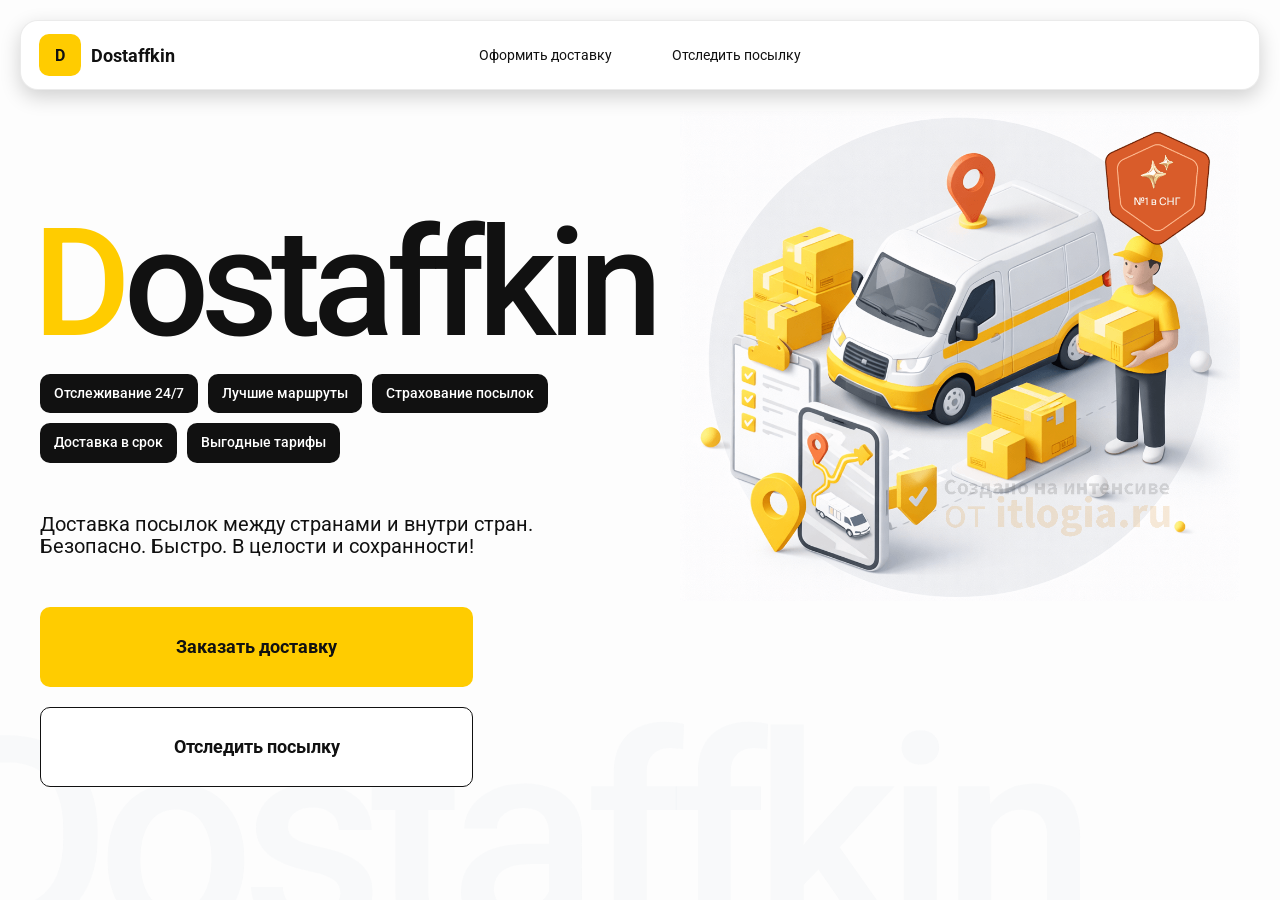
<file: index.html>
<!doctype html>
<html lang="ru">

<head>
    <meta charset="utf-8" />
    <meta name="viewport" content="width=device-width,initial-scale=1,maximum-scale=1,user-scalable=0" />
    <title>Dostaffkin — Доставка посылок между странами и внутри стран. Безопасно. Быстро. В целости и сохранности!
    </title>

    <link href="styles/base.css" rel="stylesheet" />
    <link href="styles/base_adaptive.css" rel="stylesheet" />
    <link href="styles/index.css" rel="stylesheet" />
    <link href="styles/index_adaptive.css" rel="stylesheet" />
</head>

<body>
    <div class="container">
        <header class="header">
            <a class="header-brand" href="#">
                <div class="header-logo">D</div>
                <div class="header-title">Dostaffkin</div>
            </a>
            <nav class="header-menu">
                <a class="header-link" href="./order.html">Оформить <span>доставку</span></a>
                <a class="header-link" href="./track.html">Отследить <span>посылку</span></a>
            </nav>
        </header>
        <main class="main">
            <section class="main-info">
                <div class="main-title">
                    <span>D</span>ostaffkin
                </div>
                <div class="main-features">
                    <div class="main-feature">Отслеживание 24/7</div>
                    <div class="main-feature">Лучшие маршруты</div>
                    <div class="main-feature">Страхование посылок</div>
                    <div class="main-feature">Доставка в срок</div>
                    <div class="main-feature">Выгодные тарифы</div>
                </div>
                <div class="main-description">
                    Доставка посылок между странами и внутри стран.
                    Безопасно. Быстро. В целости и сохранности!
                </div>
                <div class="main-actions">
                    <a class="button" type="button" href="./order.html">Заказать доставку</a>
                    <a class="button button-white" type="button" href="./track.html">Отследить посылку</a>
                </div>
            </section>
            <div class="main-title-ghost">Dostaffkin</div>
            <section class="main-image">
                <img src="images/main-image.png" alt="Main image" />
            </section>
        </main>
    </div>
</body>

</html>
</file>
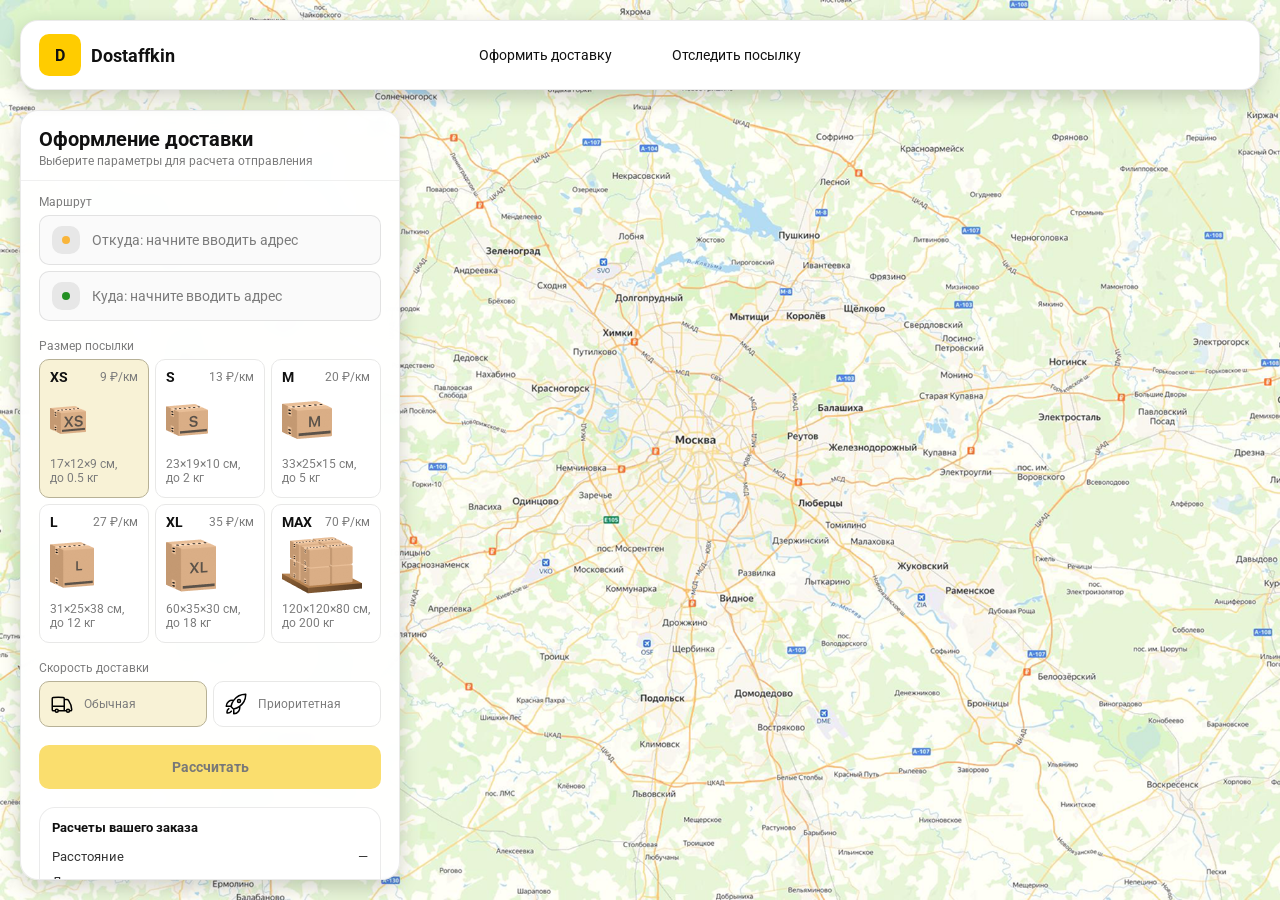
<file: order.html>
<!doctype html>
<html lang="ru">

<head>
    <meta charset="utf-8" />
    <meta name="viewport" content="width=device-width,initial-scale=1,maximum-scale=1,user-scalable=0" />
    <title>Оформление доставки</title>

    <link rel="stylesheet" href="styles/base.css" />
    <link rel="stylesheet" href="styles/base_adaptive.css" />

    <link rel="stylesheet" href="styles/order.css" />
    <link rel="stylesheet" href="styles/order_adaptive.css" />
</head>

<body>
    <div id="map"></div>

    <header class="header">
        <a class="header-brand" href="./index.html">
            <div class="header-logo">D</div>
            <div class="header-title">Dostaffkin</div>
        </a>
        <nav class="header-menu">
            <a class="header-link" href="#">Оформить <span>доставку</span></a>
            <a class="header-link" href="./track.html">Отследить <span>посылку</span></a>
        </nav>
    </header>

    <aside class="main" id="sidebar">
        <div class="main-header">
            <div class="main-title">Оформление доставки</div>
            <div class="main-text">Выберите параметры для расчета отправления</div>
        </div>

        <div class="main-content">
            <div class="main-route">
                <div class="main-block-title">Маршрут</div>
                <div class="main-fields">
                    <div class="main-field" id="fromField">
                        <div class="main-pin"></div>
                        <input id="from" placeholder="Откуда: начните вводить адрес" autocomplete="off" />
                        <div class="main-ac" id="fromAc" role="listbox" aria-label="Подсказки адресов"></div>
                    </div>

                    <div class="main-field" id="toField">
                        <div class="main-pin"></div>
                        <input id="to" placeholder="Куда: начните вводить адрес" autocomplete="off" />
                        <div class="main-ac" id="toAc" role="listbox" aria-label="Подсказки адресов"></div>
                    </div>
                </div>
            </div>
            
            <div class="main-package">
                <div class="main-block-title">Размер посылки</div>

                <div class="main-sizes">
                    <div class="main-size-card is-active" data-value="xs">
                        <div class="main-size-top">
                            <div class="main-size-label">XS</div>
                            <div class="main-size-rate">9 ₽/км</div>
                        </div>
                        <div class="main-size-media">
                            <img src="images/sizes/xs.png" alt="Короб XS" />
                        </div>
                        <div class="main-size-description">17×12×9 см,<br>до 0.5 кг</div>
                    </div>

                    <div class="main-size-card" data-value="s">
                        <div class="main-size-top">
                            <div class="main-size-label">S</div>
                            <div class="main-size-rate">13 ₽/км</div>
                        </div>
                        <div class="main-size-media">
                            <img src="images/sizes/s.png" alt="Короб S" />
                        </div>
                        <div class="main-size-description">23×19×10 см,<br>до 2 кг</div>
                    </div>

                    <div class="main-size-card" data-value="m">
                        <div class="main-size-top">
                            <div class="main-size-label">M</div>
                            <div class="main-size-rate">20 ₽/км</div>
                        </div>
                        <div class="main-size-media">
                            <img src="images/sizes/m.png" alt="Короб M" />
                        </div>
                        <div class="main-size-description">33×25×15 см,<br>до 5 кг</div>
                    </div>

                    <div class="main-size-card" data-value="l">
                        <div class="main-size-top">
                            <div class="main-size-label">L</div>
                            <div class="main-size-rate">27 ₽/км</div>
                        </div>
                        <div class="main-size-media">
                            <img src="images/sizes/l.png" alt="Короб L" />
                        </div>
                        <div class="main-size-description">31×25×38 см,<br>до 12 кг</div>
                    </div>

                    <div class="main-size-card" data-value="xl">
                        <div class="main-size-top">
                            <div class="main-size-label">XL</div>
                            <div class="main-size-rate">35 ₽/км</div>
                        </div>
                        <div class="main-size-media">
                            <img src="images/sizes/xl.png" alt="Короб XL" />
                        </div>
                        <div class="main-size-description">60×35×30 см,<br>до 18 кг</div>
                    </div>

                    <div class="main-size-card" data-value="max">
                        <div class="main-size-top">
                            <div class="main-size-label">MAX</div>
                            <div class="main-size-rate">70 ₽/км</div>
                        </div>
                        <div class="main-size-media main-size-media-palleta">
                            <img src="images/sizes/max.png" alt="Паллета" />
                        </div>
                        <div class="main-size-description">120×120×80 см,<br>до 200 кг</div>
                    </div>
                </div>
            </div>

            <div class="main-speed">
                <div class="main-block-title">Скорость доставки</div>

                <div class="main-speeds">
                    <div class="main-speed-card is-active" data-value="regular">
                        <img class="main-speed-media" src="images/icons/regular.svg" alt="Regular" />
                        <div class="main-speed-description">Обычная</div>
                    </div>
                    <div class="main-speed-card" data-value="fast">
                        <img class="main-speed-media" src="images/icons/fast.svg" alt="Fast" />
                        <div class="main-speed-description">Приоритетная</div>
                    </div>

                </div>
            </div>

            <div class="main-calculate-block">
                <button id="calc" class="button calculate-button" type="button" disabled>Рассчитать</button>
            </div>
            <div class="main-result" id="result">
                <div class="main-result-title">Расчеты вашего заказа</div>
                <div class="main-result-lines">
                    <div class="main-result-line"><span>Расстояние</span><span id="distanceValue">—</span></div>
                    <div class="main-result-line"><span>Доставим через</span><span id="durationValue">—</span></div>
                    <div class="main-result-line"><span>Тариф</span><span id="rateValue">—</span></div>
                </div>
                <div class="main-price">
                    <div class="main-price-label">Итого</div>
                    <div class="main-price-value" id="totalValue">—</div>
                </div>
            </div>
            <div class="main-order-box">
                <div class="main-order-form" id="orderForm">
                    <div class="main-order-title">Оформление доставки</div>
                    <div class="main-block-info-row">
                        <div class="main-block-title">Контакты</div>
                        <div class="order-fields">
                            <div class="main-field">
                                <input id="customerName" placeholder="Ваше имя" autocomplete="off" />
                            </div>
                            <div class="main-field">
                                <input id="customerPhone" placeholder="Ваш телефон" autocomplete="off"
                                    inputmode="tel" />
                            </div>
                        </div>
                    </div>
                    <div class="main-block-info-row extra-info">
                        <div class="main-block-title">Дополнительная информация</div>
                        <div class="main-field textarea">
                            <textarea id="comment" placeholder="Детали доставки и комментарии"></textarea>
                        </div>
                    </div>
                    <button id="submit" class="button main-submit-request" type="button" disabled>Отправить
                        заявку
                    </button>
                </div>

                <div class="main-order-success" id="orderSuccess">
                    <div class="main-success-icon">✓</div>
                    <div class="main-success-title">Заявка отправлена!</div>
                    <div class="main-success-title">Номер отправления – <span id="orderId"></span></div>
                    <div class="main-success-subtitle">Мы скоро свяжемся с вами</div>
                </div>
            </div>
        </div>
    </aside>

</body>

</html>
</file>
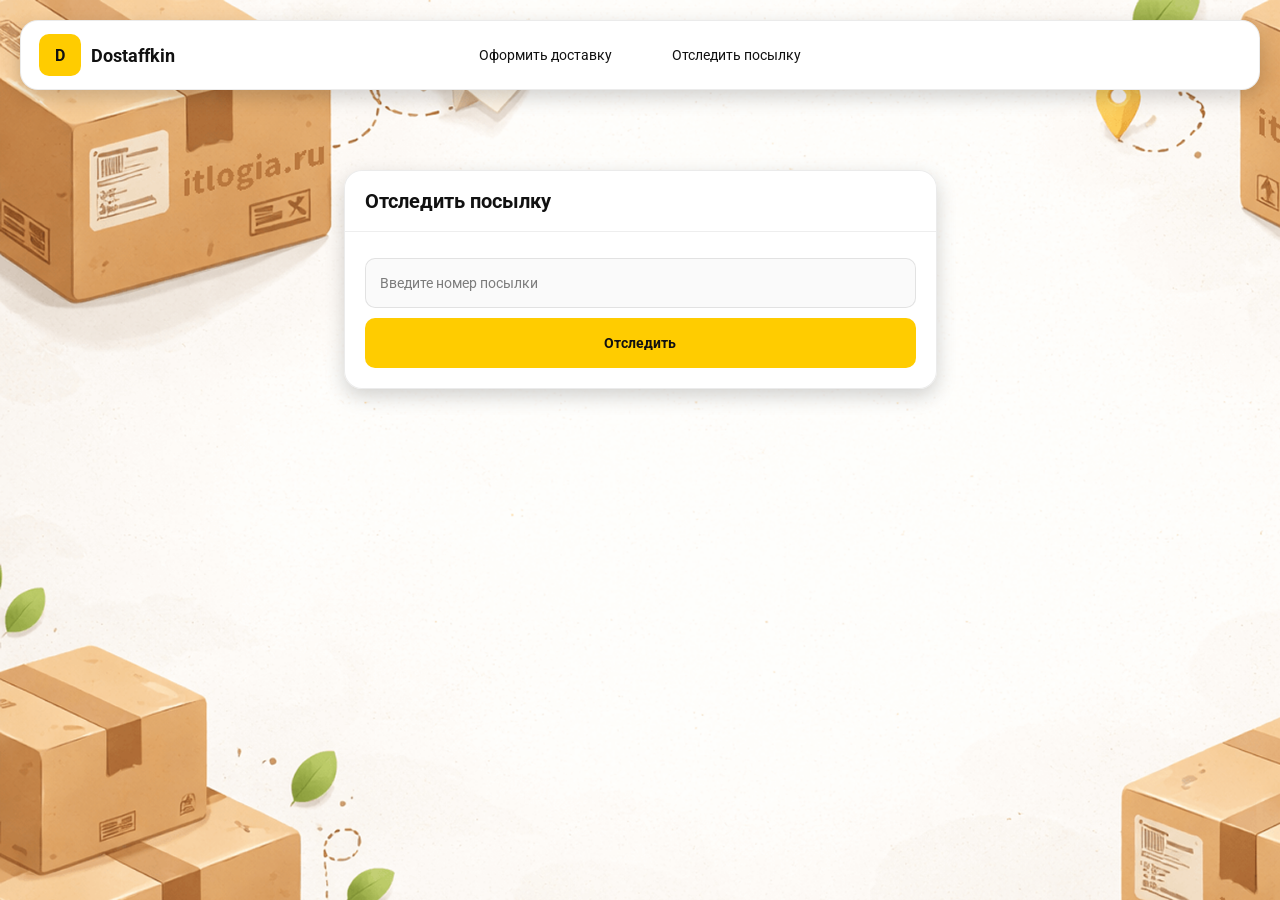
<file: track.html>
<!doctype html>
<html lang="ru">

<head>
    <meta charset="utf-8" />
    <meta name="viewport" content="width=device-width,initial-scale=1,maximum-scale=1,user-scalable=0" />
    <title>Отследить посылку</title>
    <link rel="stylesheet" href="styles/base.css" />
    <link rel="stylesheet" href="styles/base_adaptive.css" />

    <link rel="stylesheet" href="styles/track.css" />
    <link rel="stylesheet" href="styles/track_adaptive.css" />
</head>

<body>
    <div class="container">
        <header class="header">
            <a class="header-brand" href="./index.html">
                <div class="header-logo">D</div>
                <div class="header-title">Dostaffkin</div>
            </a>
            <nav class="header-menu">
                <a class="header-link" href="./order.html">Оформить <span>доставку</span></a>
                <a class="header-link" href="#">Отследить <span>посылку</span></a>
            </nav>
        </header>
        <main class="track-content">
            <section class="track-card track-search">
                <div class="track-title">Отследить посылку</div>
                <div class="track-action">
                    <div class="main-field track-field">
                        <input id="trackNumber" placeholder="Введите номер посылки" autocomplete="off" />
                    </div>
                    <button id="trackButton" class="button track-button" type="button">Отследить</button>
                </div>
            </section>
            <section class="track-card track-result" id="trackResult">
                <div class="track-result-header">
                    <div class="track-id" id="trackIdValue"></div>
                    <div class="track-routes">
                        <div class="track-route">
                            <div class="track-route-pin">
                                <svg xmlns="http://www.w3.org/2000/svg" fill="none" viewBox="0 0 24 24"
                                    stroke-width="1.5" stroke="orange" class="size-6">
                                    <path stroke-linecap="round" stroke-linejoin="round"
                                        d="M15 10.5a3 3 0 1 1-6 0 3 3 0 0 1 6 0Z" />
                                    <path stroke-linecap="round" stroke-linejoin="round"
                                        d="M19.5 10.5c0 7.142-7.5 11.25-7.5 11.25S4.5 17.642 4.5 10.5a7.5 7.5 0 1 1 15 0Z" />
                                </svg>
                            </div>
                            <div class="track-route-address" id="trackFromValue">
                                Откуда: Москва, улица Арбат, 1
                            </div>
                        </div>
                        <div class="track-route track-route-arrow">
                            <svg xmlns="http://www.w3.org/2000/svg" fill="none" viewBox="0 0 24 24" stroke-width="1.5"
                                stroke="currentColor" class="size-6">
                                <path stroke-linecap="round" stroke-linejoin="round"
                                    d="M19.5 13.5 12 21m0 0-7.5-7.5M12 21V3" />
                            </svg>
                        </div>
                        <div class="track-route">
                            <div class="track-route-pin">
                                <svg xmlns="http://www.w3.org/2000/svg" fill="none" viewBox="0 0 24 24"
                                    stroke-width="1.5" stroke="green" class="size-6">
                                    <path stroke-linecap="round" stroke-linejoin="round"
                                        d="M15 10.5a3 3 0 1 1-6 0 3 3 0 0 1 6 0Z" />
                                    <path stroke-linecap="round" stroke-linejoin="round"
                                        d="M19.5 10.5c0 7.142-7.5 11.25-7.5 11.25S4.5 17.642 4.5 10.5a7.5 7.5 0 1 1 15 0Z" />
                                </svg>
                            </div>
                            <div class="track-route-address" id="trackToValue">
                                Куда: Минск, проспект Независимости, 58
                            </div>
                        </div>
                    </div>
                </div>
                <div class="track-info">
                    <div class="track-status-title">Статус данной посылки:</div>
                    <div class="track-status-list" id="trackStatusList">


                        <div class="track-status created">
                            <img src="images/icons/created.svg" class="track-status-icon" alt="Created">
                            <div class="track-status-text">
                                <div class="track-status-text-state">Создан</div>
                                <div class="track-status-text-date">10.01.2026</div>
                            </div>
                        </div>

                        <div class="track-status in-way">
                            <img src="images/icons/in-way.svg" class="track-status-icon" alt="In way">
                            <div class="track-status-text">
                                <div class="track-status-text-state">В пути: Москва</div>
                                <div class="track-status-text-date">18.01.2026</div>
                            </div>
                        </div>

                        <div class="track-status ready">
                            <img src="images/icons/ready.svg" class="track-status-icon" alt="Ready">
                            <div class="track-status-text">
                                <div class="track-status-text-state">Готов к выдаче</div>
                                <div class="track-status-text-date">25.01.2026</div>
                            </div>
                        </div>

                        <div class="track-status done">
                            <img src="images/icons/done.svg" class="track-status-icon" alt="Done">
                            <div class="track-status-text">
                                <div class="track-status-text-state">Вручен</div>
                                <div class="track-status-text-date">27.01.2026</div>
                            </div>
                        </div>

                    </div>
                </div>
            </section>
        </main>
    </div>
</body>

</html>
</file>
<file: styles/base.css>
*, *::before, *::after {
    box-sizing: border-box;
}

@font-face {
    font-family: "Roboto";
    src: url("../fonts/Roboto-Regular.ttf");
    font-weight: normal;
}

@font-face {
    font-family: "Roboto";
    src: url("../fonts/Roboto-Bold.ttf");
    font-weight: bold;
}

@font-face {
    font-family: "Roboto";
    src: url("../fonts/Roboto-Medium.ttf");
    font-weight: 500;
}

html, body {
    margin: 0;
    color: #111111;
    font-family: "Roboto", sans-serif;
}

body {
    background: #FDFDFD;
}

.header {
    border-radius: 18px;
    box-shadow: 0 7px 20px 0 #0000002E;
    backdrop-filter: blur(10px);
    background: #ffffff;
    left: 20px;
    border: 1px solid rgba(0, 0, 0, 0.08);
    position: fixed;
    right: 20px;
    top: 20px;
    padding: 14px 18px;
    height: 70px;
    display: flex;
    align-items: center;
    z-index: 6;
}

.header-brand {
    display: flex;
    align-items: center;
    text-decoration: none;
    gap: 10px;
}

.header-logo {
    width: 42px;
    height: 42px;
    border-radius: 10px;
    background: #FFCC00;
    display: grid;
    place-items: center;
    font-weight: bold;
    color: #111;
}

.header-title {
    font-size: 18px;
    font-weight: bold;
    color: #111111;
    text-decoration: none;
}

.header-menu {
    display: flex;
    align-items: center;
    gap: 60px;
    margin: 0;
    position: absolute;
    left: 50%;
    transform: translateX(-50%);
}

.header-link {
    font-size: 14px;
    color: #111111;
    text-decoration: none;
}

.button {
    border: 0;
    outline: none;
    height: 44px;
    border-radius: 10px;
    font-size: 14px;
    font-weight: bold;
    cursor: pointer;
    font-family: inherit;
    transition: transform .08s ease, opacity .12s ease;
    background: #ffcc00;
    color: #111111;
    text-align: center;
    text-decoration: none;
}

.button:hover {
    background-color: #E5BC19;
}

.button:disabled {
    cursor: not-allowed;
    background-color: #FADE6E;
    color: #787878;
    transform: none;
}

.button.button-white {
    background: #ffffff;
    border: 1px solid #111111;
}

.button.button-white:hover {
    background: rgb(241 241 241);
}

.main-field {
    display: flex;
    align-items: center;
    margin-top: 6px;
    gap: 10px;
    border: 1px solid #1111111A;
    background: #FAFAFA;
    border-radius: 10px;
    padding: 10px 12px;
    position: relative;
    box-sizing: border-box;
    height: 50px;
}

.main-field.textarea {
    height: auto;
}

.main-pin {
    width: 28px;
    height: 28px;
    border-radius: 10px;
    background: rgba(17, 17, 17, 0.08);
    display: grid;
    place-items: center;
    flex: 0 0 auto;
    position: relative;
}

.main-pin::before {
    content: "";
    width: 8px;
    height: 8px;
    border-radius: 999px;
    background: orange;
    opacity: .75;
    display: block;
}

.main-field:last-child .main-pin::before {
    background: green;
    opacity: .85;
}

input, textarea {
    width: 100%;
    border: 0;
    outline: none;
    background: transparent;
    font-size: 14px;
    color: #111111;
    font-family: inherit;
}

textarea {
    resize: vertical;
    min-height: 72px;
    padding: 2px 0;
}

input::placeholder, textarea::placeholder {
    color: #7C7C7C;
}

.main-field:focus-within {
    border-color: rgba(0, 0, 0, 0.20);
    box-shadow: 0 0 0 4px rgba(255, 204, 0, 0.35);
    background: rgba(255, 255, 255, 0.75);
}
</file>
<file: styles/base_adaptive.css>
@media (max-width: 767px) {
    .header {
        left: 10px;
        right: 10px;
        top: 10px;
    }

    .header-link span {
        display: none;
    }

    .header-menu {
        gap: 20px;
        justify-content: flex-start;
        margin: 0 0 0 30px;
        position: static;
        transform: none;
    }
}

@media (max-width: 420px) {
    .header-title {
        display: none;
    }
}

@media (max-width: 374px) {
    .header-menu {
        gap: 10px;
        margin: 0 0 0 10px;
    }
}
</file>
<file: styles/index.css>
.container {
    overflow: hidden;
    min-height: 100vh;
}

.main {
    padding: 111px 40px 40px;
    position: relative;
    display: flex;
}

.main-info {
    max-width: 840px;
    width: 100%;
    position: relative;
}

.main-title {
    margin-top: 98px;
    font-weight: 500;
    font-size: 200px;
    line-height: 1;
    letter-spacing: -0.05em;
    color: #111111;
    left: -15px;
    position: relative;
}

.main-title span {
    color: #ffcc00;
}

.main-features {
    margin-top: 15px;
    display: flex;
    flex-wrap: wrap;
    gap: 10px;
}

.main-feature {
    background: #111111;
    color: #ffffff;
    padding: 12px 14px;
    font-weight: 500;
    font-size: 14px;
    line-height: 1.1;
    border-radius: 10px;
}
.main-description {
    margin-top: 50px;
    max-width: 500px;
    font-size: 20px;
    line-height: 1.1;
    color: #111111;
}

.main-actions {
    margin-top: 50px;
    display: flex;
    flex-direction: column;
    gap: 20px;
}

.main-actions .button {
    height: 80px;
    width: 433px;
    font-size: 18px;
    font-weight: bold;
    place-items: center;
    display: grid;
}

.main-title-ghost {
    position: absolute;
    z-index: -1;
    left: -70px;
    bottom: -150px;
    font-weight: 500;
    font-size: 278px;
    line-height: 1;
    letter-spacing: -0.05em;
    color: #ECEDF04D;
}

.main-image {
    width: 1024px;
    top: 100px;
    z-index: -2;
}

.main-image img {
    width: 100%;
    max-width: 1024px;
    height: auto;
    display: block;
}
</file>
<file: styles/index_adaptive.css>
@media (max-width: 1760px) {
    .main-title {
        font-size: 150px;
        left: -7px;
    }

    .main-info {
        max-width: 640px;
    }
}

@media (max-width: 1200px) {
    .main-info {
        max-width: 540px;
    }

    .main {
        padding: 111px 20px 20px;
    }

    .main-title {
        font-size: 120px;
        left: -4px;
    }

    .main-title-ghost {
        font-size: 220px;
    }
}

@media (max-width: 1024px) {
    .main-title {
        margin-top: 30px;
    }

    .main {
        flex-direction: column-reverse;
    }

    .main-image {
        max-width: 350px;
        position: absolute;
        left: 370px;
        top: 370px;
    }

    .main-info {
        max-width: 100%;
    }

    .main-actions {
        gap: 10px;
    }

    .main-actions .button {
        height: 50px;
        font-size: 14px;
        width: auto;
        max-width: 300px;
    }

    .main-description {
        max-width: 350px;
    }
}

@media (max-width: 570px) {
    .main-title {
        font-size: 88px;
    }

    .main-description {
        max-width: 100%
    }

    .main-actions {
       width: 100%;
    }

    .main-actions .button {
        width: 100%;
        max-width: 100%
    }

    .main-image {
        max-width: 650px;
        position: absolute;
        left: 170px;
        top: 70px;
        opacity: 0.2;
    }
}
</file>
<file: styles/order.css>
#map {
    background-image: url("../images/order-bg.png");
    background-size: cover;
    position: fixed;
    inset: 0;
}

.main {
    border-radius: 18px;
    box-shadow: 0 7px 20px 0 #0000002E;
    backdrop-filter: blur(10px);
    background: rgba(255, 255, 255, 0.96);
    left: 20px;
    border: 1px solid rgba(0, 0, 0, 0.08);
    position: fixed;
    top: 110px;
    bottom: 20px;
    width: 380px;
    display: flex;
    flex-direction: column;
    overflow: hidden;
    z-index: 5;
}

.main-header {
    padding: 18px 18px 12px 18px;
    border-bottom: 1px solid rgba(0, 0, 0, 0.06);
    display: flex;
    flex-direction: column;
}

.main-title {
    font-size: 20px;
    line-height: 100%;
    font-weight: bold;
}

.main-text {
    font-size: 12px;
    margin-top: 5px;
    color: #7C7C7C;
}

.main-content {
    padding: 14px 18px 18px 18px;
    overflow: auto;
    scrollbar-width: none;
    display: flex;
    flex-direction: column;
    gap: 18px;
    flex: 1;
}

.main-block-title {
    font-size: 12px;
    color: #7C7C7C;
}

.main-route .main-block-title,
.main-package .main-block-title {
    margin-bottom: 6px;
}

.main-sizes {
    display: grid;
    gap: 6px;
    grid-template-columns: repeat(3, 1fr);
}

.main-size-card {
    border: 1px solid #E8E8E7;
    background: #FFFFFF;
    border-radius: 10px;
    padding: 10px;
    cursor: pointer;
    user-select: none;
    transition: transform .08s ease, border-color .12s ease, background .12s ease;
    min-height: 139px;
}

.main-size-card:hover {
    transform: translateY(-1px);
}

.main-size-card.is-active {
    background-color: #F8F2D6;
    border-color: #B7B196;
}

.main-size-top {
    display: flex;
    align-items: center;
    justify-content: space-between;
}

.main-size-label {
    font-weight: bold;
    font-size: 14px;
    color: #111111;
    line-height: 100%;
}

.main-size-rate {
    font-size: 12px;
    color: #7C7C7C;
    line-height: 100%;
}

.main-size-media {
    margin-top: 8px;
    height: 57px;
}

.main-size-description {
    margin-top: 8px;
    font-size: 12px;
    color: #7C7C7C;
    line-height: 1.2;
}

.calculate-button {
    width: 100%;
}

.main-result {
    border: 1px solid rgba(0, 0, 0, 0.08);
    background: rgba(255, 255, 255, 0.75);
    border-radius: 16px;
    padding: 12px;
    line-height: 1.25;
}

.main-result-title {
    font-weight: bold;
    font-size: 13px;
    color: #111111;
    margin-bottom: 13px;
}

.main-result-lines {
    gap: 8px;
    display: flex;
    flex-direction: column;
}

.main-result-line {
    font-size: 13px;
    color: rgba(17, 17, 17, 0.85);
    display: flex;
    justify-content: space-between;
}

.main-price {
    margin-top: 18px;
    padding-top: 10px;
    border-top: 1px dashed rgba(0, 0, 0, 0.12);
    display: flex;
    align-items: baseline;
    justify-content: space-between;
}

.main-price-label {
    font-size: 12px;
    color: rgba(17, 17, 17, 0.55);
}

.main-price-value {
    font-size: 20px;
    font-weight: bold;
    color: #111111;
    letter-spacing: -0.3px;
}

.main-order-box {
    background: #ffffff;
    border: 1px solid #E8E8E7;
    border-radius: 10px;
    padding: 12px;
}

.main-order-title {
    margin-bottom: 8px;
    font-weight: bold;
    font-size: 14px;
    color: #111111;
}

.main-block-info {
    display: flex;
    flex-direction: column;
    gap: 6px;
}

.order-fields {
    display: grid;
    grid-template-columns: 1fr 1fr;
    column-gap: 10px;
    margin-top: 6px;
}

.main-block-info-row.extra-info {
    display: block;
    margin-top: 13px;
}

.main-submit-request {
    width: 100%;
    margin-top: 6px;
}

.main-order-success {
    display: none;
    text-align: center;
    padding: 22px 12px;
    gap: 12px;
}

.main-order-success.is-visible {
    display: flex;
    flex-direction: column;
    align-items: center;
}

.main-success-icon {
    width: 56px;
    height: 56px;
    border-radius: 50%;
    background: #16a34a;
    color: #ffffff;
    display: grid;
    place-items: center;
    font-size: 30px;
}

.main-success-title {
    font-size: 14px;
    font-weight: bold;
    color: #111111;
}

.main-success-subtitle {
    font-size: 12px;
    color: rgba(17, 17, 17, 0.55);
    line-height: 1.3;
}

.main-speed .main-block-title {
    margin-bottom: 6px;
}

.main-speeds {
    display: grid;
    gap: 6px;
    grid-template-columns: repeat(2, 1fr);
}

.main-speed-card {
    border: 1px solid #E8E8E7;
    background: #FFFFFF;
    border-radius: 10px;
    padding: 10px;
    cursor: pointer;
    user-select: none;
    transition: transform .08s ease, border-color .12s ease, background .12s ease;
    display: flex;
    align-items: center;
    gap: 10px;
}

.main-speed-card:hover {
    transform: translateY(-1px);
}

.main-speed-card.is-active {
    background-color: #F8F2D6;
    border-color: #B7B196;
}

.main-speed-description {
    font-size: 12px;
    color: #7C7C7C;
    line-height: 1.2;
}
</file>
<file: styles/order_adaptive.css>
@media (max-width: 767px) {
    .main {
        left: 10px;
        right: 10px;
        top: 50%;
        bottom: 12px;
        width: auto;
        max-width: none;
    }
}

@media (max-width: 420px) {
    .main-sizes {
        grid-template-columns: repeat(2, 1fr);
    }
}
</file>
<file: styles/track.css>
.container {
    background: #F4F4F4 url("../images/track-bg.png");
    background-size: cover;
    min-height: 100vh;
    padding: 170px 0 50px 0;
}

.track-content {
    width: 593px;
    margin: 0 auto;
}

.track-card {
    width: 100%;
    border-radius: 18px;
    box-shadow: 0 7px 20px 0 #0000002E;
    backdrop-filter: blur(10px);
    background: rgba(255, 255, 255, 0.96);
    border: 1px solid rgba(0, 0, 0, 0.08);
}

.track-title {
    font-size: 20px;
    line-height: 100%;
    font-weight: bold;
    border-bottom: 1px solid #EEEEEE;
    padding: 20px;
}

.track-action {
    padding: 20px;
}

.track-button {
    width: 100%;
    height: 50px;
}

.track-field {
    margin-bottom: 10px;
}

.track-result {
    margin-top: 5px;
    display: none;
}

.track-result.is-visible {
    display: block;
}

.track-result-header {
    font-weight: bold;
    font-size: 14px;
    color: #111111;
    padding: 20px;
    border-bottom: 1px solid #EEEEEE;
}

.track-id {
    margin-bottom: 12px;
    font-size: 20px;
}

.track-routes {
    display: flex;
    flex-direction: column;
    gap: 10px;
    font-weight: normal;
}

.track-route {
    display: flex;
    align-items: center;
    gap: 10px;
}

.track-route-pin {
    width: 24px;
    height: 24px;
    flex-shrink: 0;
}

.track-route-arrow {
    padding: 15px 0;
    width: 24px;
    height: 24px;
}

.track-info {
    padding: 20px;
}

.track-status {
    display: flex;
    align-items: center;
    font-size: 12px;
    gap: 10px;
}

.track-status-title {
    font-size: 14px;
    color: #111111;
    margin-bottom: 20px;
}

.track-status-list {
    display: flex;
    flex-direction: column;
    gap: 15px;
}

.track-status-icon {
    width: 40px;
    height: 40px;
    border-radius: 50%;
    background: rgba(17, 17, 17, 0.08);
    display: grid;
    place-items: center;
    flex: 0 0 auto;
}

.track-status.created .track-status-icon {
    background-color: #F1CB00;
}

.track-status.in-way .track-status-icon {
    background-color: #F08A11;
}

.track-status.ready .track-status-icon {
    background-color: #A35D0A;
}

.track-status.done .track-status-icon {
    background-color: #37C93B;
}

.track-status-text {
    display: flex;
    align-items: center;
    justify-content: space-between;
    color: #111111;
    font-size: 12px;
    flex: 1;
}

.track-status-date {
    color: rgba(17, 17, 17, 0.55);
}
</file>
<file: styles/track_adaptive.css>
@media (max-width: 767px) {
    .container {
        padding: 130px 0 50px 0;
    }

    .track-content {
        width: 100%;
        padding-left: 10px;
        padding-right: 10px;
    }

    .track-result-header {
        padding: 20px;
    }
}
</file>
